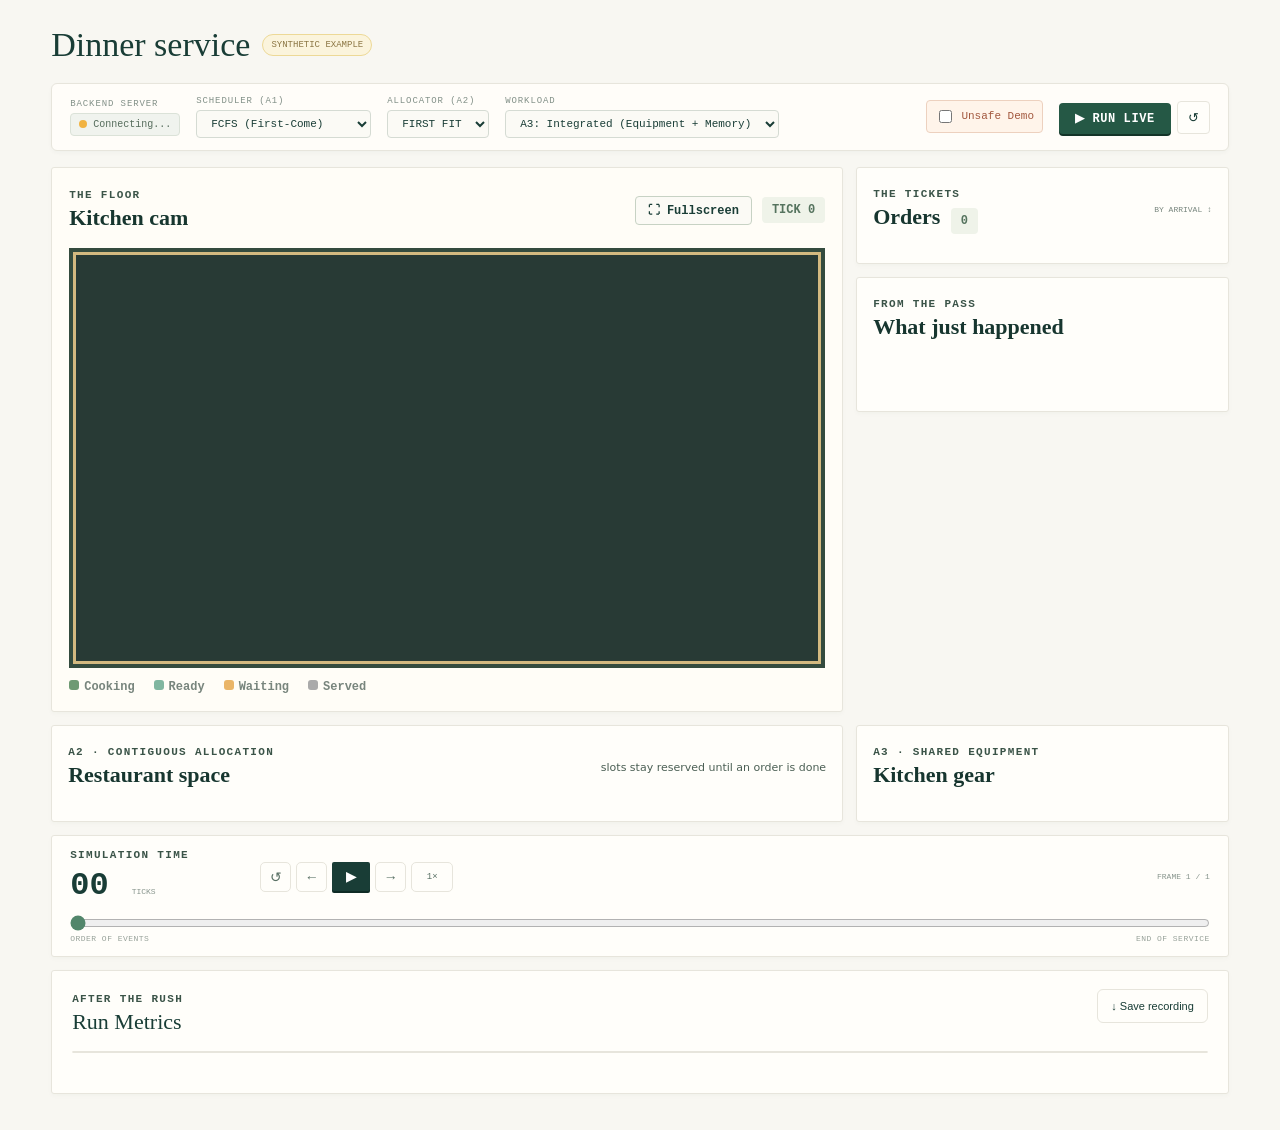
<file: web/index.html>
<!doctype html>
<html lang="en">
<head>
  <meta charset="utf-8">
  <meta name="viewport" content="width=device-width, initial-scale=1">
  <meta name="theme-color" content="#153a35">
  <title>Last Call — Restaurant Simulator</title>
  <link rel="stylesheet" href="styles.css">
  <script src="examples.js" defer></script>
  <script src="app.js" defer></script>
</head>
<body>
  <main id="app">
    <section id="welcome" class="welcome hidden"><label class="primary-button upload-button">Open a recording<input id="file-input" type="file" accept=".json,.txt,application/json,text/plain" multiple></label><div id="example-list" class="example-list" aria-label="Example simulations"></div></section>

    <section id="simulator" class="simulator" aria-label="Simulation viewer">
      <div class="sim-heading">
        <div class="title-row"><h1 id="run-title">Dinner service</h1><span id="origin-badge" class="origin-badge">SYNTHETIC EXAMPLE</span><span id="run-meta" class="run-meta"></span></div>
        <div class="header-buttons"></div>
      </div>

      <section class="control-strip card">
        <div class="control-row">
          <div class="control-item">
            <span class="control-label">BACKEND SERVER</span>
            <div id="ws-status" class="ws-status connecting"><span class="status-dot"></span><span id="ws-text">Connecting...</span></div>
          </div>
          <div class="control-item">
            <span class="control-label">SCHEDULER (A1)</span>
            <select id="sel-scheduler" class="select-input">
              <option value="FCFS">FCFS (First-Come)</option>
              <option value="PRIORITY">PRIORITY (VIP First)</option>
              <option value="SJF">SJF (Shortest Job)</option>
            </select>
          </div>
          <div class="control-item">
            <span class="control-label">ALLOCATOR (A2)</span>
            <select id="sel-allocator" class="select-input">
              <option value="FIRST_FIT">FIRST FIT</option>
              <option value="BEST_FIT">BEST FIT</option>
              <option value="WORST_FIT">WORST FIT</option>
            </select>
          </div>
          <div class="control-item workload-item">
            <span class="control-label">WORKLOAD</span>
            <div class="workload-inputs">
              <select id="sel-workload" class="select-input">
                <option value="a3_integrated">A3: Integrated (Equipment + Memory)</option>
                <option value="a3_contention">A3: Same Oven Contention</option>
                <option value="a3_deadlock">A3: Deadlock (Circular Wait Demo)</option>
                <option value="a3_safe">A3: Safe Resource Ordering</option>
                <option value="a2_example">A2: Standard Multi-Order Rush</option>
                <option value="custom">Custom .txt file...</option>
              </select>
              <input id="server-file-input" type="file" accept=".txt,.json" class="custom-file-picker hidden">
            </div>
          </div>
          <div class="control-item checkbox-item">
            <label class="toggle-checkbox" title="Demonstrate deadlock when processes acquire resources out of order">
              <input type="checkbox" id="chk-unsafe-demo">
              <span>Unsafe Demo</span>
            </label>
          </div>
          <div class="control-item button-item">
            <button id="btn-start-sim" class="primary-button run-simulation-button">▶ RUN LIVE</button>
            <button id="btn-ws-reconnect" class="secondary-button reconnect-button" title="Reconnect WebSocket">↺</button>
          </div>
        </div>
      </section>

      <div id="deadlock-banner" class="deadlock-banner hidden">
        <div class="deadlock-banner-inner">
          <span class="deadlock-icon">⚠️</span>
          <div>
            <strong id="deadlock-banner-title">CIRCULAR WAIT DEADLOCK ENCOUNTERED</strong>
            <p id="deadlock-banner-message">Two or more orders are mutually waiting on held equipment.</p>
          </div>
        </div>
      </div>
      <div class="sim-grid">
        <section class="scene-card card" id="scene-card">
          <div class="card-heading">
            <div><span class="eyebrow">THE FLOOR</span><h2>Kitchen cam</h2></div>
            <div class="card-actions">
              <button id="btn-fullscreen" class="fullscreen-btn" title="Toggle Fullscreen View">⛶ Fullscreen</button>
              <span id="time-chip" class="time-chip">TICK 0</span>
            </div>
          </div>
          <div class="restaurant-scene" id="restaurant-scene">
            <canvas id="game-canvas" aria-label="Pixel-art top-down restaurant. Order names and states are also listed below."></canvas>
            <div id="fullscreen-overlay" class="fullscreen-overlay hidden">
              <div class="fs-topbar">
                <div class="fs-info">
                  <span id="fs-time-chip" class="time-chip">TICK 0</span>
                  <span id="fs-run-meta" class="fs-meta"></span>
                </div>
                <div class="fs-controls">
                  <button id="fs-restart-btn" class="control-button" title="Restart">↺</button>
                  <button id="fs-step-back-btn" class="control-button" title="Step Back">←</button>
                  <button id="fs-play-btn" class="play-button" title="Play/Pause">▶</button>
                  <button id="fs-step-btn" class="control-button" title="Step Forward">→</button>
                  <button id="fs-speed-btn" class="speed-button" title="Speed">1×</button>
                </div>
                <button id="btn-exit-fullscreen" class="exit-fullscreen-btn" title="Exit Fullscreen (Esc)">✕ Exit Fullscreen</button>
              </div>
            </div>
          </div>
          <div class="legend"><span><i class="dot dot-cooking"></i>Cooking</span><span><i class="dot dot-ready"></i>Ready</span><span><i class="dot dot-waiting"></i>Waiting</span><span><i class="dot dot-done"></i>Served</span></div>
        </section>

        <aside class="side-column">
          <section class="card orders-card"><div class="card-heading"><div><span class="eyebrow">THE TICKETS</span><h2>Orders <span id="order-count" class="count-pill">0</span></h2></div><button id="sort-button" class="text-button" title="Toggle order sorting">BY ARRIVAL ↕</button></div><div id="order-list" class="order-list"></div></section>
          <section class="card event-card"><div class="card-heading"><div><span class="eyebrow">FROM THE PASS</span><h2>What just happened</h2></div></div><div id="event-list" class="event-list"></div></section>
        </aside>

        <section class="card memory-card"><div class="card-heading"><div><span class="eyebrow">A2 · CONTIGUOUS ALLOCATION</span><h2>Restaurant space</h2></div><span class="micro-note">slots stay reserved until an order is done</span></div><div id="memory-pools" class="memory-pools"></div></section>
        <section class="card equipment-card"><div class="card-heading"><div><span class="eyebrow">A3 · SHARED EQUIPMENT</span><h2>Kitchen gear</h2></div><span id="resource-summary" class="micro-note"></span></div><div id="resource-list" class="resource-list"></div><div id="worker-evidence" class="worker-evidence hidden"></div></section>
      </div>

      <section class="card playback-card">
        <div class="playback-top"><div class="time-readout"><span class="eyebrow">SIMULATION TIME</span><strong id="time-display">00</strong><span class="time-unit">TICKS</span></div><div class="playback-controls"><button id="restart-button" class="control-button" aria-label="Restart" title="Restart">↺</button><button id="step-back-button" class="control-button" aria-label="Previous frame" title="Previous frame">←</button><button id="play-button" class="play-button" aria-label="Play">▶</button><button id="step-button" class="control-button" aria-label="Next frame" title="Next frame">→</button><button id="speed-button" class="speed-button" title="Change playback speed">1×</button></div><span id="frame-count" class="frame-count">FRAME 1 / 1</span></div>
        <input id="timeline" class="timeline" type="range" min="0" max="0" value="0" aria-label="Simulation frame">
        <div class="timeline-labels"><span>ORDER OF EVENTS</span><span id="timeline-end">END OF SERVICE</span></div>
      </section>
      <section class="results-panel card">
        <div class="results-panel-header">
          <div>
            <span class="eyebrow">AFTER THE RUSH</span>
            <h2>Run Metrics</h2>
          </div>
          <button id="save-button" class="secondary-button save-button">↓ Save recording</button>
        </div>
        <div class="summary-stats-row" id="summary-stats"></div>
        <div class="per-process-results" id="per-process-results"></div>
        <div class="resource-results" id="resource-results"></div>
      </section>
    </section>

    <div id="toast" class="toast" role="status" aria-live="polite"></div>
    <div id="case-modal" class="modal-backdrop hidden"><section class="case-modal card"><div class="card-heading"><h2>Choose a recording</h2><button id="close-modal" class="control-button" aria-label="Close">×</button></div><div id="case-list" class="case-list"></div><label class="secondary-button upload-button modal-upload">＋ Open recording<input id="modal-file-input" type="file" accept=".json,.txt,application/json,text/plain" multiple></label></section></div>
  </main>
</body>
</html>
</file>
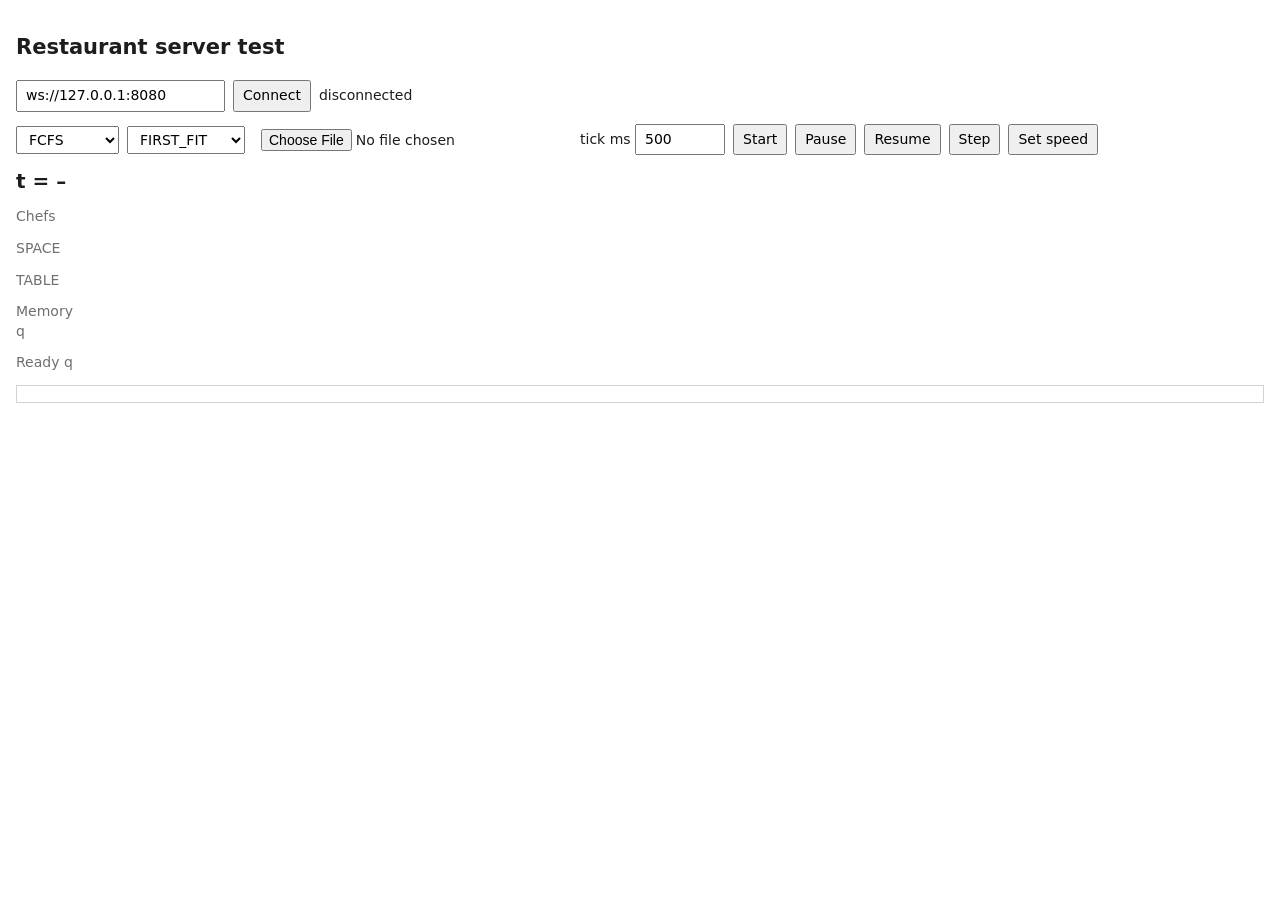
<file: server/test.html>
<!doctype html>
<html lang="en">
<head>
<meta charset="utf-8">
<meta name="viewport" content="width=device-width, initial-scale=1">
<title>Restaurant Server Test</title>
<style>
  :root { --bg: #fff; --fg: #1d1d1f; --muted: #6e6e73; --line: #d2d2d7; --free: #f2f2f2; --used: #4f7cff; --chip: #e8eeff; }
  @media (prefers-color-scheme: dark) {
    :root { --bg: #161618; --fg: #f2f2f2; --muted: #a1a1a6; --line: #3a3a3c; --free: #2a2a2d; --used: #5b86ff; --chip: #23304f; }
  }
  body { margin: 0; padding: 16px; background: var(--bg); color: var(--fg); font: 14px/1.4 system-ui, sans-serif; }
  .row { display: flex; flex-wrap: wrap; gap: 8px; align-items: center; margin-bottom: 12px; }
  select, input, button { font: inherit; padding: 4px 8px; }
  .slots { display: flex; gap: 4px; }
  .slot { width: 44px; height: 32px; border: 1px solid var(--line); border-radius: 4px; display: grid; place-items: center;
          background: var(--free); font-size: 12px; }
  .slot.used { background: var(--used); color: #fff; }
  .label { width: 70px; color: var(--muted); }
  #time { font-size: 20px; font-weight: 600; }
  .chip { background: var(--chip); border-radius: 4px; padding: 2px 6px; margin-right: 4px; }
  pre { max-height: 300px; overflow: auto; border: 1px solid var(--line); padding: 8px; font-size: 12px; white-space: pre-wrap; }
</style>
</head>
<body>
<h2>Restaurant server test</h2>
<div class="row">
  <input id="url" value="ws://127.0.0.1:8080" size="22">
  <button id="connect">Connect</button>
  <span id="status">disconnected</span>
</div>
<div class="row">
  <select id="scheduler"><option>FCFS</option><option>PRIORITY</option><option>SJF</option></select>
  <select id="allocator"><option>FIRST_FIT</option><option>BEST_FIT</option><option>WORST_FIT</option></select>
  <input type="file" id="file" accept=".txt">
  <label>tick ms <input id="tick" type="number" value="500" min="0" style="width:70px"></label>
  <button id="start">Start</button>
  <button data-cmd="pause">Pause</button>
  <button data-cmd="resume">Resume</button>
  <button data-cmd="step">Step</button>
  <button id="speed">Set speed</button>
</div>
<div class="row"><span id="time">t = –</span></div>
<div class="row"><span class="label">Chefs</span><div class="slots" id="chefs"></div></div>
<div class="row"><span class="label">SPACE</span><div class="slots" id="space"></div></div>
<div class="row"><span class="label">TABLE</span><div class="slots" id="table"></div></div>
<div class="row"><span class="label">Memory q</span><span id="memq"></span></div>
<div class="row"><span class="label">Ready q</span><span id="readyq"></span></div>
<pre id="log"></pre>
<script>
let sock = null;
const $ = id => document.getElementById(id);
const log = text => { $("log").textContent = text + "\n" + $("log").textContent; };
const send = obj => sock && sock.readyState === 1 ? sock.send(JSON.stringify(obj)) : log("not connected");

function drawSlots(el, owners) {
  el.innerHTML = "";
  for (const owner of owners) {
    const d = document.createElement("div");
    d.className = "slot" + (owner ? " used" : "");
    d.textContent = owner || "";
    el.appendChild(d);
  }
}
const chips = ids => ids.length ? ids.map(id => `<span class="chip">${id}</span>`).join("") : "–";

$("connect").onclick = () => {
  sock = new WebSocket($("url").value);
  sock.onopen = () => $("status").textContent = "connected";
  sock.onclose = () => $("status").textContent = "disconnected";
  sock.onmessage = e => {
    const m = JSON.parse(e.data);
    if (m.type === "frame") {
      $("time").textContent = "t = " + m.time;
      drawSlots($("chefs"), m.chefs);
      drawSlots($("space"), m.pools.SPACE);
      drawSlots($("table"), m.pools.TABLE);
      $("memq").innerHTML = chips(m.queues.memory);
      $("readyq").innerHTML = chips(m.queues.ready);
      log(`t=${m.time}: ` + m.events.map(ev => ev.type + " " + ev.process_id).join(", "));
    } else if (m.type === "results") {
      log("RESULTS\n" + m.csv);
    } else {
      log(JSON.stringify(m));
    }
  };
};

$("start").onclick = async () => {
  const f = $("file").files[0];
  if (!f) return log("choose an orders .txt file first");
  send({ type: "start", scheduler: $("scheduler").value, allocator: $("allocator").value,
         orders: await f.text(), tick_ms: Number($("tick").value) });
};
$("speed").onclick = () => send({ type: "speed", tick_ms: Number($("tick").value) });
document.querySelectorAll("[data-cmd]").forEach(b => b.onclick = () => send({ type: b.dataset.cmd }));
</script>
</body>
</html>
</file>
<file: web/styles.css>
:root{--ink:#193d36;--paper:#f8f7f2;--card:#fffefa;--line:#e7e5dc;--green:#39775e;--muted:#829088;--mono:'Courier New',monospace;--serif:Georgia,serif;--sans:system-ui,sans-serif}*{box-sizing:border-box}body{margin:0;background:var(--paper);color:var(--ink);font:14px var(--sans)}.topbar{height:64px;display:flex;align-items:center;padding:0 5vw;border-bottom:1px solid var(--line);gap:18px}.brand{font:600 23px var(--serif);color:var(--ink);text-decoration:none}.brand-mark,.brand-dot{color:#e58163}.top-note{font-size:12px;color:var(--muted)}.live-chip{margin-left:auto;font:10px var(--mono);letter-spacing:.08em}.live-chip span{display:inline-block;width:7px;height:7px;border-radius:50%;background:#81b58b;margin-right:6px}.welcome,.simulator{max-width:1300px;margin:auto;padding:36px 4vw}.welcome{min-height:calc(100vh - 120px);display:grid;grid-template-columns:1fr .9fr;gap:45px;align-items:center}.eyebrow{font:10px var(--mono);letter-spacing:.13em;color:#849188}.welcome h1{font:500 clamp(48px,6vw,76px)/1 Georgia,serif;letter-spacing:-.045em;margin:22px 0}.welcome h1 em{color:var(--green)}.welcome-copy>p{max-width:430px;line-height:1.8;color:#687870}.welcome-actions{display:flex;align-items:center;gap:14px;margin-top:26px}.primary-button,.play-button{background:var(--ink);color:white;border:0;border-radius:6px;padding:12px 17px;font-weight:600;cursor:pointer}.upload-button{position:relative;overflow:hidden;display:inline-flex}.upload-button input{position:absolute;inset:0;opacity:0;cursor:pointer}.or-label,.file-hint{font-size:11px;color:#8b9890}.example-list{display:flex;gap:8px;flex-wrap:wrap;margin-top:16px}.example-chip{border:1px solid #d8dfd5;background:#fffefa;color:#456456;border-radius:18px;padding:8px 12px;font:11px var(--mono);cursor:pointer}.example-chip:hover{background:#e3f0e4}.file-hint{max-width:390px;line-height:1.6;margin-top:18px}.welcome-art{height:410px;position:relative;overflow:hidden;border:1px solid #e3d9bf;border-radius:8px;background-color:#eddfc1;background-image:linear-gradient(#e4d5b5 1px,transparent 1px),linear-gradient(90deg,#e4d5b5 1px,transparent 1px);background-size:28px 28px;image-rendering:pixelated}.sun{position:absolute;right:42px;top:35px;width:65px;height:65px;border-radius:50%;background:#f1ce80}.art-window{position:absolute;left:34px;top:33px;width:145px;height:110px;background:#80a99e;border:9px solid #fff1d1;display:grid;grid-template-columns:1fr 1fr;gap:5px;padding:7px}.art-window span{background:#b8d3bd}.shelf{position:absolute;top:170px;left:20px;width:83%;height:14px;background:#98694b;display:flex;justify-content:space-around}.shelf i{font-style:normal;font-size:24px;transform:translateY(-23px);color:#55845f}.counter{position:absolute;left:8%;right:8%;bottom:72px;height:87px;border:9px solid #a16e4d;background:#ca9464;box-shadow:0 9px #8e583d}.chef{position:absolute;bottom:163px;width:53px;height:64px;border:5px solid #fff1d1;border-radius:16px 16px 8px 8px;background:#689575}.chef b{position:absolute;top:17px;left:17px;color:#38493d}.chef i{position:absolute;top:-12px;left:10px;width:22px;height:10px;background:#fff8e7;border-radius:7px}.chef-one{left:32%}.chef-two{left:61%;background:#bd765c}.pot{position:absolute;right:16%;bottom:178px;width:54px;height:38px;border-radius:7px;background:#556967;text-align:center;color:#fff0bd;font-size:27px}.order-ticket{position:absolute;right:12%;bottom:89px;padding:9px 12px;background:#fff4d6;font:14px var(--mono);transform:rotate(3deg)}.order-ticket small{display:block;color:#b57457;font-size:7px}.art-caption{position:absolute;bottom:18px;left:22px;font:9px var(--mono);color:#735943;letter-spacing:.1em}.art-caption b{display:block;margin-top:4px;font:19px Georgia;color:#315d48;letter-spacing:0}.hidden{display:none!important}.simulator{padding-top:26px}.sim-heading{display:flex;justify-content:space-between;align-items:center;margin-bottom:19px}.back-button,.text-button{border:0;background:none;color:#76847c;cursor:pointer;font:11px var(--mono);padding:0}.back-button{margin-bottom:12px}.title-row{display:flex;align-items:center;gap:12px}.title-row h1{font:500 34px Georgia;margin:0}.origin-badge{font:9px var(--mono);border:1px solid #edd997;color:#8b7644;background:#fbf4dc;border-radius:12px;padding:5px 8px}.origin-badge.recorded{color:#477558;border-color:#b9d9bc;background:#e9f4e8}.run-meta{color:#788780;font:10px var(--mono);margin:6px 0 0}.header-buttons{display:flex;gap:8px}.secondary-button,.icon-button{background:#fffefa;color:var(--ink);border:1px solid var(--line);border-radius:6px;padding:10px 13px;font-size:11px;cursor:pointer}.icon-button{width:38px;font-size:18px}.sim-grid{display:grid;grid-template-columns:minmax(0,1.7fr) minmax(260px,.8fr);gap:13px}.card{background:var(--card);border:1px solid var(--line);border-radius:8px;box-shadow:0 2px 5px #153a3507}.scene-card{grid-row:span 2;padding:17px}.card-heading{display:flex;justify-content:space-between;align-items:center;margin-bottom:13px}.card-heading h2{font:500 20px Georgia;margin:4px 0}.time-chip,.count-pill{background:#eff3e9;padding:5px 8px;border-radius:4px;color:#55735e;font:9px var(--mono)}.restaurant-scene{height:320px;position:relative;overflow:hidden;border:1px solid #e8dbbc;background-color:#f2e8d1;background-image:linear-gradient(#e9ddc3 1px,transparent 1px),linear-gradient(90deg,#e9ddc3 1px,transparent 1px);background-size:26px 26px}.scene-label,.area-label,.station-name,.station-status{font:8px var(--mono);letter-spacing:.1em;color:#7b755f}.label-pass{position:absolute;top:12px;left:16px}.pass-shelf{position:absolute;top:29px;left:13px;right:13px;height:23px;background:#a97752;color:#ffe9c1;display:flex;justify-content:space-around}.label-kitchen{position:absolute;top:69px;left:16px}.kitchen-counter{position:absolute;top:87px;left:10px;right:10px;height:89px;border:7px solid #9e694c;background:#d3a075}.appliances{position:absolute;right:14px;top:95px;display:flex;gap:6px}.appliance{width:53px;height:45px;background:#fff1d2;border:3px solid #9c805d;text-align:center;padding:4px 2px;color:#77654e;font:7px var(--mono)}.appliance .app-icon{display:block;font-size:15px;color:#64806a}.appliance.occupied{background:#ffe3a7;border-color:#d7834e}.chef-station{position:absolute;top:192px;width:94px;text-align:center}.station-one{left:22%}.station-two{left:53%}.station-name{display:block;margin-bottom:6px}.chef-token{width:46px;height:51px;margin:auto;position:relative;background:#6e9a73;border:4px solid #fff3d9;border-radius:13px 13px 8px 8px;box-shadow:0 3px #bc9a6f}.chef-alt{background:#bb765d}.chef-hat{position:absolute;top:-8px;left:12px;background:#fff8e7;border-radius:8px 8px 2px 2px;padding:1px 5px;color:#788c70}.chef-face{position:absolute;top:15px;left:18px;color:#384f3c}.chef-apron{position:absolute;bottom:3px;left:9px;color:white;font:8px var(--mono)}.station-status{display:block;margin-top:6px;font-size:7px}.chef-token.cooking{animation:bob .6s ease-in-out infinite alternate}.chef-token.blocked{filter:grayscale(.55);opacity:.7}.tables-area{position:absolute;bottom:15px;left:12px}.tables-art{display:flex;gap:6px;margin-top:5px}.table-mini{width:47px;height:22px;background:#c58d62;border:3px solid #956344;position:relative}.table-mini:before,.table-mini:after{content:'';position:absolute;bottom:-7px;width:4px;height:6px;background:#76543d}.table-mini:after{right:3px}.table-mini.used{background:#e7c66e}.queue-area{position:absolute;right:14px;bottom:13px;text-align:right}.queue-tokens{display:flex;gap:5px;justify-content:flex-end;margin-top:5px}.queue-token{background:#ffdfbf;border:1px solid #e6aa77;border-radius:4px;padding:5px 7px;font:9px var(--mono)}.door{position:absolute;bottom:0;left:46%;width:41px;height:77px;background:#a77a57;border:5px solid #f5e8cc;text-align:center;padding-top:7px;color:#fff0d8;font:8px var(--mono)}.door i{display:block;font-size:20px;font-style:normal}.plant{position:absolute;bottom:14px;color:#558263;font-size:23px}.plant-one{left:43%}.plant-two{right:3%}.legend{display:flex;gap:19px;padding-top:12px;color:#78857d;font-size:10px}.dot{display:inline-block;width:8px;height:8px;border-radius:3px;margin-right:5px}.dot-cooking{background:#6e9a73}.dot-ready{background:#80b6a0}.dot-waiting{background:#eab568}.dot-done{background:#aaa}.side-column{display:flex;flex-direction:column;gap:13px}.orders-card,.event-card,.memory-card,.equipment-card{padding:16px}.count-pill{margin-left:5px}.text-button{font-size:8px}.order-list{max-height:180px;overflow:auto}.order-row{display:grid;grid-template-columns:37px 1fr auto;gap:8px;align-items:center;padding:9px 0;border-top:1px solid #f0eee5}.order-stamp{font:10px var(--mono);color:#456859}.order-detail{font-size:10px;color:#849087}.state-badge{font:8px var(--mono);border-radius:10px;padding:4px 7px;background:#eff3e9;color:#53705b}.state-RUNNING{background:#e2f0df;color:#3f754c}.state-READY{background:#e4f2ed;color:#45816a}.state-BLOCKED_MEMORY,.state-BLOCKED_RESOURCE{background:#fbedd7;color:#a27135}.state-TERMINATED{background:#eee;color:#777}.state-NEW{background:#eff0f4;color:#70758a}.event-card{min-height:135px}.event-list{max-height:150px;overflow:auto}.event-row{display:grid;grid-template-columns:31px 1fr;gap:7px;padding:6px 0;border-top:1px solid #f0eee5;font-size:10px;line-height:1.45}.event-time{font:9px var(--mono);color:#b17857}.event-type{font:8px var(--mono);color:#597b66}.memory-card{grid-column:1}.micro-note{color:#919b93;font-size:9px}.memory-pools{display:grid;grid-template-columns:1fr 1fr;gap:20px}.pool-name{display:flex;justify-content:space-between;font:9px var(--mono);margin:4px 0 7px}.pool-slots{display:flex;gap:4px}.memory-slot{flex:1;min-width:20px;height:38px;border:1px solid #d8ddd3;background:#f5f6ef;border-radius:4px;display:grid;place-content:center;text-align:center;font:8px var(--mono);color:#506f59}.memory-slot.owned{background:#dcebd8;border-color:#a9c59f}.memory-slot.table-owned{background:#f4e5c4;border-color:#dac286}.memory-slot span{font-size:6px;color:#818b7c;margin-top:2px}.equipment-card{grid-column:2}.resource-list{display:grid;grid-template-columns:repeat(2,1fr);gap:7px}.resource-tile{border:1px solid var(--line);border-radius:5px;padding:9px;min-height:55px;background:#fffdf7}.resource-tile.held{background:#fff2d7;border-color:#e1bd79}.resource-name{font:8px var(--mono);color:#64786b}.resource-owner{font-size:10px;margin-top:5px;color:#9a8050}.resource-owner strong{color:var(--ink)}.worker-evidence{border-top:1px solid var(--line);margin-top:10px;padding-top:9px;font:8px/1.7 var(--mono);color:#738176}.playback-card{padding:13px 18px;margin-top:13px}.playback-top{display:flex;align-items:center;gap:20px}.time-readout{display:grid;grid-template-columns:auto auto auto;align-items:baseline;gap:6px;min-width:170px}.time-readout .eyebrow{grid-column:1/-1}.time-readout strong{font:25px var(--mono)}.time-unit,.frame-count{font:8px var(--mono);color:#88958d}.playback-controls{display:flex;align-items:center;gap:5px}.control-button,.speed-button{background:#fffefa;border:1px solid var(--line);width:31px;height:30px;border-radius:5px;color:#597064;font-size:14px;cursor:pointer}.play-button{padding:7px 14px;border-radius:5px}.speed-button{width:42px;font:9px var(--mono)}.frame-count{margin-left:auto}.timeline{display:block;width:100%;height:14px;margin:12px 0 4px;accent-color:#52866b;cursor:pointer}.timeline-labels{display:flex;justify-content:space-between;color:#97a199;font:8px var(--mono);letter-spacing:.06em}.results-strip{display:flex;align-items:center;gap:20px;padding:16px 3px 8px}.results-title{min-width:115px}.results-title strong{display:block;font:17px Georgia;margin-top:3px}.summary-stats{display:flex;gap:0;flex:1}.stat{padding:0 14px;border-left:1px solid var(--line)}.stat:first-child{border:0;padding-left:0}.stat span{display:block;font:8px var(--mono);color:#8d9891}.stat strong{display:block;font:17px Georgia;margin-top:4px}.save-button{white-space:nowrap}.toast{position:fixed;bottom:25px;left:50%;transform:translate(-50%,15px);padding:11px 16px;border-radius:6px;background:#183c36;color:white;font-size:11px;opacity:0;pointer-events:none;transition:.2s;z-index:10}.toast.show{opacity:1;transform:translate(-50%,0)}.modal-backdrop{position:fixed;inset:0;background:#183c3666;z-index:8;display:grid;place-items:center;padding:18px}.case-modal{width:min(490px,100%);padding:20px}.case-list{max-height:45vh;overflow:auto;margin-bottom:14px}.case-choice{width:100%;text-align:left;background:white;border:1px solid var(--line);padding:12px;margin-top:7px;border-radius:6px;cursor:pointer;color:var(--ink)}.case-choice:hover{background:#f3f5ec}.case-choice small{display:block;color:#89948d;margin-top:5px;font:9px var(--mono)}.modal-upload{cursor:pointer}footer{border-top:1px solid var(--line);padding:16px 5vw;display:flex;justify-content:space-between;color:#939d95;font:8px var(--mono);letter-spacing:.05em}footer i{color:#e58163;font-style:normal;margin:0 5px}@keyframes bob{to{transform:translateY(-3px)}}@media(max-width:850px){.welcome{grid-template-columns:1fr;gap:8px;padding-top:28px}.welcome-art{height:330px;max-width:550px;width:100%;margin:auto}.sim-grid{grid-template-columns:1fr}.scene-card{grid-row:auto}.memory-card,.equipment-card{grid-column:auto}.side-column{display:grid;grid-template-columns:1fr 1fr}.summary-stats{overflow-x:auto}.stat{white-space:nowrap}}@media(max-width:570px){.top-note{display:none}.welcome h1{font-size:53px}.welcome-art{height:280px}.sim-heading{align-items:flex-start}.title-row{display:block}.title-row h1{font-size:28px}.origin-badge{display:inline-block;margin-top:7px}.header-buttons .secondary-button{font-size:0}.header-buttons .secondary-button:after{content:'＋';font-size:16px}.restaurant-scene{height:300px}.appliance{width:46px}.side-column{grid-template-columns:1fr}.playback-top{gap:9px;flex-wrap:wrap}.time-readout{min-width:115px}.frame-count{font-size:7px}.results-strip{flex-wrap:wrap;gap:12px}.summary-stats{order:3;width:100%;flex-basis:100%}.stat{padding:0 9px}footer{gap:10px;line-height:1.6}footer span:last-child{text-align:right}}
/* Pixel-art presentation */
.welcome-art{background:#182827;border:5px solid #253632;border-radius:4px;box-shadow:0 8px 0 #c7b89b,0 15px 36px #233b3320}.welcome-art canvas{display:block;width:100%;height:100%;image-rendering:pixelated}.welcome-art .art-caption{left:auto;right:15px;bottom:12px;color:#f6e9c9;text-shadow:1px 2px #392d28}.welcome-art .art-caption b{color:#f3cf85}.menu-card{margin-top:27px;max-width:440px;border:2px solid #ded5c2;background:#fffdf7;padding:14px 16px;box-shadow:3px 3px 0 #e5dfd1}.menu-title{text-align:center;font:10px var(--mono);letter-spacing:.11em;color:#937747}.menu-title span{color:#d68e61}.menu-card>p{text-align:center;font:13px Georgia;color:#778176;margin:8px 0 12px}.example-list{display:grid;grid-template-columns:1fr 1fr;gap:7px;margin:0}.example-chip{position:relative;text-align:left;border-radius:2px;padding:10px 24px 10px 11px;background:#f7f3e8;color:#39594b;font:11px var(--mono);box-shadow:inset 0 -2px #e4ddcc}.example-chip:after{content:'›';position:absolute;right:10px;color:#bb7753;font-size:16px;top:5px}.example-chip:hover{background:#e5eedb;transform:translateY(-1px)}.restaurant-scene{height:420px;border:4px solid #344b3e;background:#283a35;box-shadow:inset 0 0 0 3px #d3b980}.restaurant-scene canvas{display:block;width:100%;height:100%;image-rendering:pixelated}.scene-card{background:#fffdf7}.legend{font-family:var(--mono);font-size:9px}.chef-token{image-rendering:pixelated}.back-button:hover,.secondary-button:hover{color:#b36f4f}.primary-button{border-radius:2px;box-shadow:0 3px 0 #0e2b25}.card{border-radius:3px}.state-badge,.memory-slot,.resource-tile{border-radius:2px}.play-button{border-radius:2px;box-shadow:0 2px 0 #0e2b25}.playback-card{border-radius:3px}.modal-backdrop{background:#142521bb}.case-modal{border:3px solid #9d8158;border-radius:2px;box-shadow:6px 6px 0 #182c25}.case-choice{border-radius:2px;font-family:var(--mono)}.case-choice:hover{border-color:#98ab7c}.pixel-caption{position:absolute;left:12px;bottom:12px;padding:8px 10px;background:#faf0d4;border:3px solid #75533c;color:#3a473b;font:9px var(--mono);box-shadow:3px 3px #17282166}.pixel-caption b{color:#a65340}.scene-hint{position:absolute;right:12px;bottom:12px;padding:5px 7px;background:#182e29dd;color:#e8d9ad;font:8px var(--mono)}@media(max-width:850px){.restaurant-scene{height:360px}}@media(max-width:570px){.restaurant-scene{height:310px}.welcome-art{height:280px}.example-list{grid-template-columns:1fr}}

/* Simulation Control Strip */
.control-strip {
  margin-bottom: 16px;
  padding: 12px 18px;
  background: #fffdf9;
  border: 1px solid var(--line);
  border-radius: 6px;
  box-shadow: 0 2px 4px #153a3508;
}
.control-row {
  display: flex;
  flex-wrap: wrap;
  align-items: center;
  gap: 16px;
}
.control-item {
  display: flex;
  flex-direction: column;
  gap: 4px;
}
.control-label {
  font: 9px var(--mono);
  letter-spacing: 0.1em;
  color: var(--muted);
  text-transform: uppercase;
}
.select-input {
  font: 11px var(--mono);
  padding: 6px 10px;
  border: 1px solid #d5dbd3;
  border-radius: 4px;
  background: #fbfaf5;
  color: var(--ink);
  cursor: pointer;
  outline: none;
}
.select-input:focus {
  border-color: var(--green);
  box-shadow: 0 0 0 2px #39775e22;
}
.workload-item {
  flex: 1;
  min-width: 200px;
}
.workload-inputs {
  display: flex;
  gap: 6px;
  align-items: center;
}
.checkbox-item {
  justify-content: flex-end;
  padding-bottom: 2px;
}
.toggle-checkbox {
  display: flex;
  align-items: center;
  gap: 6px;
  font: 11px var(--mono);
  color: #a2573e;
  cursor: pointer;
  padding: 6px 8px;
  background: #fff4ea;
  border: 1px solid #edd1bf;
  border-radius: 4px;
}
.toggle-checkbox input {
  cursor: pointer;
}
.button-item {
  display: flex;
  flex-direction: row;
  align-items: flex-end;
  gap: 6px;
}
.run-simulation-button {
  background: #255845;
  color: #fff;
  border: 0;
  border-radius: 4px;
  padding: 8px 16px;
  font: 600 12px var(--mono);
  letter-spacing: 0.05em;
  cursor: pointer;
  box-shadow: 0 2px 0 #133428;
  transition: transform 0.1s, background 0.1s;
}
.run-simulation-button:hover {
  background: #1c4535;
  transform: translateY(-1px);
}
.reconnect-button {
  padding: 8px 10px;
  font-size: 13px;
  border-radius: 4px;
}
.ws-status {
  display: inline-flex;
  align-items: center;
  gap: 6px;
  font: 10px var(--mono);
  padding: 5px 8px;
  border-radius: 4px;
  background: #f0f3ee;
  color: #556c5c;
  border: 1px solid #dbe2d8;
}
.ws-status .status-dot {
  width: 8px;
  height: 8px;
  border-radius: 50%;
  background: #99a89d;
}
.ws-status.connected {
  background: #eaf6ec;
  color: #276938;
  border-color: #bfe3c6;
}
.ws-status.connected .status-dot {
  background: #34a853;
  box-shadow: 0 0 6px #34a853aa;
}
.ws-status.connecting .status-dot {
  background: #f1b342;
  animation: pulse 1s infinite alternate;
}
.ws-status.offline {
  background: #fbf0ee;
  color: #9c3f31;
  border-color: #ecc9c3;
}
.ws-status.offline .status-dot {
  background: #d93025;
}
@keyframes pulse { to { opacity: 0.3; } }

/* Deadlock alert banner */
.deadlock-banner {
  margin-bottom: 16px;
  background: #fdf2ec;
  border: 2px solid #d96b43;
  border-radius: 6px;
  padding: 12px 18px;
  box-shadow: 0 4px 10px #b9574318;
}
.deadlock-banner-inner {
  display: flex;
  align-items: center;
  gap: 14px;
}
.deadlock-icon {
  font-size: 28px;
}
.deadlock-banner strong {
  display: block;
  font: 13px var(--mono);
  color: #9e3617;
  letter-spacing: 0.05em;
  margin-bottom: 4px;
}
.deadlock-banner p {
  margin: 0;
  font-size: 12px;
  color: #5a382c;
  line-height: 1.5;
}

/* Fullscreen mode and high readability */
.card-actions {
  display: flex;
  align-items: center;
  gap: 10px;
}
.fullscreen-btn {
  font: 600 12px var(--mono);
  padding: 6px 12px;
  cursor: pointer;
  background: #fbfaf5;
  border: 1px solid #c7d2c4;
  border-radius: 4px;
  color: var(--ink);
  transition: all 0.15s;
}
.fullscreen-btn:hover {
  background: #e5ede3;
  border-color: var(--green);
}
.restaurant-scene {
  position: relative;
  transition: all 0.2s ease;
}
.restaurant-scene:fullscreen,
.restaurant-scene:-webkit-full-screen,
.restaurant-scene.is-fullscreen {
  position: fixed !important;
  inset: 0 !important;
  width: 100vw !important;
  height: 100vh !important;
  max-width: none !important;
  max-height: none !important;
  border: 0 !important;
  border-radius: 0 !important;
  margin: 0 !important;
  padding: 0 !important;
  z-index: 99999 !important;
  background: #192723 !important;
  box-shadow: none !important;
}
.restaurant-scene:fullscreen canvas,
.restaurant-scene:-webkit-full-screen canvas,
.restaurant-scene.is-fullscreen canvas {
  width: 100% !important;
  height: 100% !important;
  display: block;
}
.fullscreen-overlay {
  position: absolute;
  top: 14px;
  left: 18px;
  right: 18px;
  display: flex;
  justify-content: space-between;
  align-items: center;
  pointer-events: auto;
  z-index: 100000;
}
.fs-topbar {
  display: flex;
  align-items: center;
  justify-content: space-between;
  width: 100%;
  padding: 10px 18px;
  background: rgba(24, 44, 38, 0.94);
  backdrop-filter: blur(8px);
  border: 1px solid rgba(243, 228, 189, 0.35);
  border-radius: 8px;
  box-shadow: 0 10px 30px rgba(0, 0, 0, 0.45);
}
.fs-info {
  display: flex;
  align-items: center;
  gap: 12px;
}
.fs-meta {
  font: 600 12px var(--mono);
  color: #f3e4bd;
}
.fs-controls {
  display: flex;
  align-items: center;
  gap: 8px;
}
.exit-fullscreen-btn {
  font: 600 12px var(--mono);
  background: #b95743;
  color: #fff;
  border: 0;
  border-radius: 5px;
  padding: 8px 16px;
  cursor: pointer;
  box-shadow: 0 2px 0 #8d3625;
}
.exit-fullscreen-btn:hover {
  background: #a44532;
}

/* Typography & Readability Upgrades */
.time-chip, .count-pill {
  font: bold 12px var(--mono) !important;
  padding: 6px 10px !important;
}
.time-readout strong {
  font: bold 32px var(--mono) !important;
}
.state-badge {
  font: bold 11px var(--mono) !important;
  padding: 5px 8px !important;
  letter-spacing: 0.04em;
}
.order-stamp {
  font: bold 13px var(--mono) !important;
  color: #274538 !important;
}
.order-detail {
  font-size: 12px !important;
  color: #55665d !important;
  font-weight: 500;
}
.memory-slot {
  font: bold 11px var(--mono) !important;
  min-width: 28px !important;
  height: 44px !important;
}
.memory-slot span {
  font-size: 10px !important;
  font-weight: 600;
}
.resource-name {
  font: bold 12px var(--mono) !important;
  color: #263a34 !important;
}
.resource-owner {
  font-size: 12px !important;
  font-weight: 500;
}
.event-time {
  font: bold 12px var(--mono) !important;
  color: #b17857 !important;
}
.event-type {
  font: bold 11px var(--mono) !important;
  color: #2e6047 !important;
}
.stat span {
  font: 10px var(--mono) !important;
  letter-spacing: 0.08em;
  color: #728077 !important;
}
.stat strong {
  font: bold 20px Georgia, serif !important;
}
.legend {
  font-size: 12px !important;
  font-weight: 600;
}
.legend .dot {
  width: 10px !important;
  height: 10px !important;
}

/* Enhanced Contrast & Readability */
.eyebrow {
  font: bold 11px var(--mono) !important;
  color: #3b5448 !important;
  letter-spacing: 0.12em !important;
}
.micro-note {
  font-size: 11px !important;
  color: #4b5f54 !important;
  font-weight: 500 !important;
}
.card-heading h2 {
  font: 600 22px Georgia, serif !important;
  color: #17362f !important;
}
.order-row {
  padding: 10px 0 !important;
}
.order-stamp {
  font: bold 14px var(--mono) !important;
  color: #1b3d32 !important;
}
.order-detail {
  font-size: 12px !important;
  color: #33443b !important;
  font-weight: 600 !important;
}
.state-badge {
  font: bold 11px var(--mono) !important;
  padding: 5px 9px !important;
  border-radius: 4px !important;
}
.state-badge.state-RUNNING {
  background: #2b774b !important;
  color: #ffffff !important;
}
.state-badge.state-READY {
  background: #3c776e !important;
  color: #ffffff !important;
}
.state-badge.state-BLOCKED_MEMORY,
.state-badge.state-BLOCKED_RESOURCE {
  background: #b95743 !important;
  color: #ffffff !important;
}
.state-badge.state-TERMINATED {
  background: #e2ddd0 !important;
  color: #4e5952 !important;
}
.event-row {
  padding: 8px 0 !important;
  font-size: 12px !important;
  line-height: 1.5 !important;
}
.event-time {
  font: bold 13px var(--mono) !important;
  color: #9e4620 !important;
}
.event-type {
  font: bold 12px var(--mono) !important;
  color: #1f5038 !important;
}
.resource-tile {
  padding: 10px 12px !important;
  border: 1.5px solid #d8dfd4 !important;
}
.resource-tile.held {
  background: #fdf5e6 !important;
  border-color: #d88743 !important;
}
.resource-name {
  font: bold 13px var(--mono) !important;
  color: #1a3a30 !important;
}
.resource-owner {
  font-size: 12px !important;
  color: #634316 !important;
  font-weight: 600 !important;
}


/* ── Results Panel ─────────────────────────────────────────────────────────── */
.results-panel {
  margin-top: 13px;
  padding: 18px 20px 20px;
}

.results-panel-header {
  display: flex;
  justify-content: space-between;
  align-items: flex-start;
  margin-bottom: 16px;
}

.results-panel-header h2 {
  margin: 4px 0 0;
  font: 500 22px var(--serif);
}

/* Summary stat cards */
.summary-stats-row {
  display: flex;
  gap: 0;
  flex-wrap: wrap;
  border: 1px solid var(--line);
  border-radius: 6px;
  overflow: hidden;
  margin-bottom: 20px;
}

.stat {
  flex: 1;
  min-width: 110px;
  padding: 12px 16px;
  border-right: 1px solid var(--line);
  background: var(--card);
  cursor: default;
}

.stat:last-child { border-right: none; }

.stat span {
  display: block;
  font: 9px var(--mono);
  letter-spacing: .07em;
  color: #849188;
  margin-bottom: 4px;
}

.stat strong {
  display: block;
  font: 500 22px var(--serif);
  color: var(--ink);
}

.stat small {
  display: block;
  font: 8px var(--mono);
  color: #aab5ae;
  margin-top: 2px;
}

/* Per-process metrics table */
.metrics-section-title {
  font: 9px var(--mono);
  letter-spacing: .1em;
  color: #849188;
  text-transform: uppercase;
  margin: 0 0 8px;
}

.metrics-table {
  width: 100%;
  border-collapse: collapse;
  font-size: 12px;
  margin-bottom: 20px;
}

.metrics-table th {
  text-align: right;
  padding: 6px 10px;
  font: 9px var(--mono);
  letter-spacing: .05em;
  color: #849188;
  background: #f6f6f0;
  border-bottom: 1px solid var(--line);
  white-space: nowrap;
  cursor: default;
}

.metrics-table th:first-child,
.metrics-table td:first-child {
  text-align: left;
  font-weight: 700;
  padding-left: 0;
}

.metrics-table td {
  text-align: right;
  padding: 7px 10px;
  border-bottom: 1px solid #f0ede5;
  color: var(--ink);
  font-variant-numeric: tabular-nums;
}

.metrics-table tbody tr:hover td {
  background: #f7f9f6;
}

.metrics-avg-row td {
  font-weight: 700;
  background: #edf4eb;
  border-top: 1.5px solid #c0d8b8;
  color: #2a5e3a;
}

.metrics-avg-row td:first-child {
  font: 9px var(--mono);
  letter-spacing: .07em;
}

/* Resource results */
.checks-row {
  display: flex;
  gap: 18px;
  flex-wrap: wrap;
  margin-top: 10px;
  font: 11px var(--mono);
}

.check-ok  { color: #3a7a50; }
.check-fail { color: #b03535; font-weight: 700; }

.metrics-pending {
  font: 11px var(--mono);
  color: #aab5ae;
  padding: 12px 0;
  margin: 0;
}
</file>
